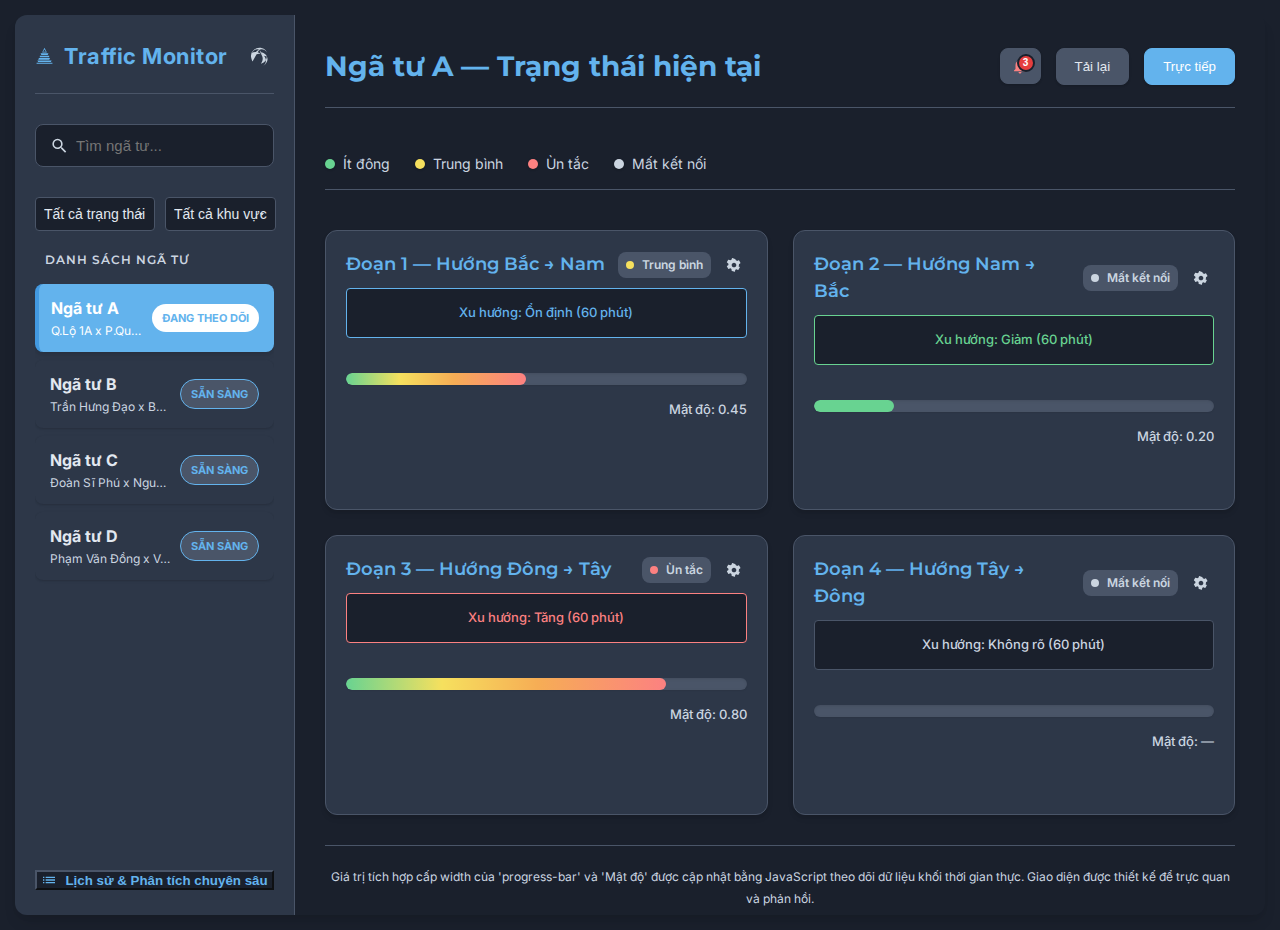
<file: index.html>
<!DOCTYPE html>
<html lang="vi">
<head>
    <meta charset="UTF-8">
    <meta name="viewport" content="width=device-width, initial-scale=1.0">
    <title>Traffic Monitor Pro - Bảng điều khiển lưu lượng giao thông</title>
    <link rel="stylesheet" href="styles.css">

    <link href="https://fonts.googleapis.com/css2?family=Inter:wght@400;500;600;700&family=Montserrat:wght@600;700&display=swap"
          rel="stylesheet">

    <style>
        /* Icons using SVG masks inline (Dùng tạm thay Font Awesome) */
        .icon {
            display: inline-block;
            width: 1.2em;
            height: 1.2em;
            background-color: currentColor;
            -webkit-mask-repeat: no-repeat;
            mask-repeat: no-repeat;
            -webkit-mask-position: 50% 50%;
            mask-position: 50% 50%;
            -webkit-mask-size: contain;
            mask-size: contain;
            vertical-align: middle;
        }

        /* Nút Cài đặt (Quick Action) */
        .icon-settings {
            -webkit-mask-image: url('data:image/svg+xml;utf8,<svg xmlns="http://www.w3.org/2000/svg" viewBox="0 0 24 24"><path fill="currentColor" d="M19.4 12.98c.04-.32.06-.65.06-1s-.02-.68-.06-1l2.12-1.64c.2-.15.25-.43.12-.66l-2-3.46c-.12-.22-.38-.31-.61-.22l-2.49 1c-.52-.38-1.09-.72-1.71-.97L14 3.46c-.05-.24-.27-.42-.5-.46l-4-1.39c-.23-.04-.46.1-.5.35L8.2 4.03c-.62.25-1.19.59-1.71.97l-2.49-1c-.23-.09-.48.0-.61.22l-2 3.46c-.12.23-.08.51.12.66l2.12 1.64c-.04.32-.06.65-.06 1s.02.68.06 1l-2.12 1.64c-.2.15-.25.43-.12.66l2 3.46c.12.22.38.31.61.22l2.49-1c.52.38 1.09.72 1.71.97l.31 2.51c.05.24.27.42.5.46l4 1.39c.23.04.46-.1.5-.35l.31-2.51c.62-.25 1.19-.59 1.71-.97l2.49 1c.23.09.48.0.61-.22l2-3.46c.12-.23.08-.51-.12-.66l-2.12-1.64zM12 15.5c-1.93 0-3.5-1.57-3.5-3.5s1.57-3.5 3.5-3.5 3.5 1.57 3.5 3.5-1.57 3.5-3.5 3.5z"/></svg>');
            mask-image: url('data:image/svg+xml;utf8,<svg xmlns="http://www.w3.org/2000/svg" viewBox="0 0 24 24"><path fill="currentColor" d="M19.4 12.98c.04-.32.06-.65.06-1s-.02-.68-.06-1l2.12-1.64c.2-.15.25-.43.12-.66l-2-3.46c-.12-.22-.38-.31-.61-.22l-2.49 1c-.52-.38-1.09-.72-1.71-.97L14 3.46c-.05-.24-.27-.42-.5-.46l-4-1.39c-.23-.04-.46.1-.5.35L8.2 4.03c-.62.25-1.19.59-1.71.97l-2.49-1c-.23-.09-.48.0-.61.22l-2 3.46c-.12.23-.08.51.12.66l2.12 1.64c-.04.32-.06.65-.06 1s.02.68.06 1l-2.12 1.64c-.2.15-.25.43-.12.66l2 3.46c.12.22.38.31.61.22l2.49-1c.52.38 1.09.72 1.71.97l.31 2.51c.05.24.27.42.5.46l4 1.39c.23.04.46-.1.5-.35l.31-2.51c.62-.25 1.19-.59 1.71-.97l2.49 1c.23.09.48.0.61-.22l2-3.46c.12-.23.08-.51-.12-.66l-2.12-1.64zM12 15.5c-1.93 0-3.5-1.57-3.5-3.5s1.57-3.5 3.5-3.5 3.5 1.57 3.5 3.5-1.57 3.5-3.5 3.5z"/></svg>');
        }

        /* Nút Chuông (Alert) */
        .icon-bell {
            -webkit-mask-image: url('data:image/svg+xml;utf8,<svg xmlns="http://www.w3.org/2000/svg" viewBox="0 0 24 24"><path fill="currentColor" d="M12 22c1.1 0 2-.9 2-2h-4c0 1.1.9 2 2 2zm6-6v-5c0-3.07-1.63-5.64-4.5-6.32V4c0-.83-.67-1.5-1.5-1.5s-1.5.67-1.5 1.5v.68C7.63 5.36 6 7.93 6 11v5l-2 2v1h16v-1l-2-2z"/></svg>');
            mask-image: url('data:image/svg+xml;utf8,<svg xmlns="http://www.w3.org/2000/svg" viewBox="0 0 24 24"><path fill="currentColor" d="M12 22c1.1 0 2-.9 2-2h-4c0 1.1.9 2 2 2zm6-6v-5c0-3.07-1.63-5.64-4.5-6.32V4c0-.83-.67-1.5-1.5-1.5s-1.5.67-1.5 1.5v.68C7.63 5.36 6 7.93 6 11v5l-2 2v1h16v-1l-2-2z"/></svg>');
        }

        /* Nút Chuyển chế độ (Moon) */
        .icon-moon {
            -webkit-mask-image: url('data:image/svg+xml;utf8,<svg xmlns="http://www.w3.org/2000/svg" viewBox="0 0 24 24"><path fill="currentColor" d="M12 3a9 9 0 009 9c0 4.39-3.08 8.05-7.23 8.88C15.42 18.78 16 16.5 16 14.5c0-4.47-4-8.09-8.94-8.09-1.91 0-3.7.53-5.26 1.44C3.95 3.73 7.6 1 12 1s8.43 2.73 9.77 6.47C20.37 5.17 17.5 3 14.5 3c-4.66 0-8.52 3.73-8.87 8.36C7.3 9.4 9.4 8.5 11.5 8.5c4.75 0 8.5 3.75 8.5 8.5 0 2.65-1.2 5.01-3.06 6.57C19.7 21.61 22 18.52 22 15.5c0-4.66-3.73-8.52-8.36-8.87C13.6 5.3 11.5 3 9.5 3c-4.47 0-8.09 4-8.09 8.94C1.91 14.7 2.44 16.5 3.35 18.06z"/></svg>');
            mask-image: url('data:image/svg+xml;utf8,<svg xmlns="http://www.w3.org/2000/svg" viewBox="0 0 24 24"><path fill="currentColor" d="M12 3a9 9 0 009 9c0 4.39-3.08 8.05-7.23 8.88C15.42 18.78 16 16.5 16 14.5c0-4.47-4-8.09-8.94-8.09-1.91 0-3.7.53-5.26 1.44C3.95 3.73 7.6 1 12 1s8.43 2.73 9.77 6.47C20.37 5.17 17.5 3 14.5 3c-4.66 0-8.52 3.73-8.87 8.36C7.3 9.4 9.4 8.5 11.5 8.5c4.75 0 8.5 3.75 8.5 8.5 0 2.65-1.2 5.01-3.06 6.57C19.7 21.61 22 18.52 22 15.5c0-4.66-3.73-8.52-8.36-8.87C13.6 5.3 11.5 3 9.5 3c-4.47 0-8.09 4-8.09 8.94C1.91 14.7 2.44 16.5 3.35 18.06z"/></svg>');
        }

        /* Traffic cone icon */
        .icon-traffic {
            -webkit-mask-image: url('data:image/svg+xml;utf8,<svg xmlns="http://www.w3.org/2000/svg" viewBox="0 0 24 24"><path fill="currentColor" d="M12 1L9 7h6zm0 2.2L13.8 6H10.2zM7 8h10l-1 2H8zm-.83 3h11.66L18 13H6zm-1.17 3h14l-1 2H4zM3 17h18l-1 2H4zM2 20h20v1H2z"/></svg>');
            mask-image: url('data:image/svg+xml;utf8,<svg xmlns="http://www.w3.org/2000/svg" viewBox="0 0 24 24"><path fill="currentColor" d="M12 1L9 7h6zm0 2.2L13.8 6H10.2zM7 8h10l-1 2H8zm-.83 3h11.66L18 13H6zm-1.17 3h14l-1 2H4zM3 17h18l-1 2H4zM2 20h20v1H2z"/></svg>');
        }
        /* Dashboard icon (similar to original "info" icon) */
        .icon-dashboard {
            -webkit-mask-image: url('data:image/svg+xml;utf8,<svg xmlns="http://www.w3.org/2000/svg" viewBox="0 0 24 24"><path fill="currentColor" d="M3 13h2v-2H3v2zm0 4h2v-2H3v2zm0-8h2V7H3v2zm4 4h14v-2H7v2zm0 4h14v-2H7v2zm0-8h14V7H7v2z"/></svg>');
            mask-image: url('data:image/svg+xml;utf8,<svg xmlns="http://www.w3.org/2000/svg" viewBox="0 0 24 24"><path fill="currentColor" d="M3 13h2v-2H3v2zm0 4h2v-2H3v2zm0-8h2V7H3v2zm4 4h14v-2H7v2zm0 4h14v-2H7v2zm0-8h14V7H7v2z"/></svg>');
        }
        /* Search icon */
        .icon-search {
            -webkit-mask-image: url('data:image/svg+xml;utf8,<svg xmlns="http://www.w3.org/2000/svg" viewBox="0 0 24 24"><path fill="currentColor" d="M15.5 14h-.79l-.28-.27A6.471 6.471 0 0016 9.5a6.5 6.5 0 10-6.5 6.5c1.61 0 3.09-.59 4.23-1.57l.27.28v.79l5 4.99L20.49 19l-4.99-5zm-6 0C7.01 14 5 11.99 5 9.5S7.01 5 9.5 5 14 7.01 14 9.5 11.99 14 9.5 14z"/></svg>');
            mask-image: url('data:image/svg+xml;utf8,<svg xmlns="http://www.w3.org/2000/svg" viewBox="0 0 24 24"><path fill="currentColor" d="M15.5 14h-.79l-.28-.27A6.471 6.471 0 0016 9.5a6.5 6.5 0 10-6.5 6.5c1.61 0 3.09-.59 4.23-1.57l.27.28v.79l5 4.99L20.49 19l-4.99-5zm-6 0C7.01 14 5 11.99 5 9.5S7.01 5 9.5 5 14 7.01 14 9.5 11.99 14 9.5 14z"/></svg>');
        }
    </style>
</head>
<body class="theme-dark">
<div class="app">
    <aside class="sidebar" role="navigation">
        <div class="sidebar-header">
            <span class="icon icon-traffic" style="color: var(--color-accent-blue);"></span>
            <span class="logo-text">Traffic Monitor</span>

            <button class="theme-toggle-btn" aria-label="Chuyển chế độ Sáng/Tối">
                <span class="icon icon-moon"></span>
            </button>
        </div>

        <div class="search-box">
            <span class="icon icon-search search-icon"></span>
            <input type="text" placeholder="Tìm ngã tư..." aria-label="Tìm kiếm ngã tư">
        </div>

        <div class="filter-controls">
            <select aria-label="Lọc theo trạng thái">
                <option value="all">Tất cả trạng thái</option>
                <option value="heavy">Ùn tắc</option>
                <option value="medium">Trung bình</option>
                <option value="low">Ít đông</option>
            </select>
            <select aria-label="Lọc theo khu vực">
                <option value="all">Tất cả khu vực</option>
                <option value="quan1">Quận 1</option>
                <option value="quan3">Quận 3</option>
            </select>
        </div>

        <h3 class="list-title">DANH SÁCH NGÃ TƯ</h3>
        <ul class="intersection-list">
            <li class="intersection-item active" data-status="tracking">
                <div class="intersection-info">
                    <span class="intersection-label">Ngã tư A</span>
                    <p class="intersection-details">Q.Lộ 1A x P.Quốc Dân</p>
                </div>
                <span class="status-button active">Đang theo dõi</span>
            </li>
            <li class="intersection-item" data-status="heavy">
                <div class="intersection-info">
                    <span class="intersection-label">Ngã tư B</span>
                    <p class="intersection-details">Trần Hưng Đạo x Bạch Đằng</p>
                </div>
                <span class="status-button ready">Sẵn sàng</span>
            </li>
            <li class="intersection-item" data-status="medium">
                <div class="intersection-info">
                    <span class="intersection-label">Ngã tư C</span>
                    <p class="intersection-details">Đoàn Sĩ Phú x Nguyễn Thái Học</p>
                </div>
                <span class="status-button ready">Sẵn sàng</span>
            </li>
            <li class="intersection-item" data-status="low">
                <div class="intersection-info">
                    <span class="intersection-label">Ngã tư D</span>
                    <p class="intersection-details">Phạm Văn Đồng x Võng Đức Thông</p>
                </div>
                <span class="status-button ready">Sẵn sàng</span>
            </li>
        </ul>

        <button class="report-btn action-btn">
            <span class="icon icon-dashboard"></span> Lịch sử & Phân tích chuyên sâu
        </button>
    </aside>

    <main class="main-content" role="main">
        <header class="main-header">
            <h1 class="page-title">Ngã tư A — Trạng thái hiện tại</h1>
            <div class="header-actions">
                <button class="alert-btn action-btn" aria-label="Xem cảnh báo">
                    <span class="icon icon-bell"></span>
                    <span class="alert-badge">3</span></button>
                <button class="action-btn" aria-label="Tải lại dữ liệu">Tải lại</button>
                <button class="action-btn primary" aria-label="Xem trực tiếp">Trực tiếp</button>
            </div>
        </header>

        <div class="traffic-filters">
            <span class="filter-item low-traffic"><span class="color-dot"></span> Ít đông</span>
            <span class="filter-item medium-traffic"><span class="color-dot"></span> Trung bình</span>
            <span class="filter-item heavy-traffic"><span class="color-dot"></span> Ùn tắc</span>
            <span class="filter-item no-connection"><span class="color-dot"></span> Mất kết nối</span>
        </div>

        <div class="dashboard-grid">
            <div class="segment-card">
                <div class="card-header">
                    <h2>Đoạn 1 — Hướng Bắc → Nam</h2>
                    <span class="status-tag medium-traffic"><span class="color-dot"></span> Trung bình</span>
                    <button class="quick-action-btn" aria-label="Tùy chọn nhanh">
                        <span class="icon icon-settings"></span>
                    </button>
                </div>

                <div class="trend-chart" data-trend="stable">
                    <p>Xu hướng: Ổn định (60 phút)</p>
                </div>

                <div class="progress-bar-container">
                    <div class="progress-bar gradient-full" style="width: 45%;"></div>
                </div>
                <p class="density-label">Mật độ: 0.45</p>
            </div>

            <div class="segment-card">
                <div class="card-header">
                    <h2>Đoạn 2 — Hướng Nam → Bắc</h2>
                    <span class="status-tag no-connection"><span class="color-dot"></span> Mất kết nối</span>
                    <button class="quick-action-btn" aria-label="Tùy chọn nhanh">
                        <span class="icon icon-settings"></span>
                    </button>
                </div>

                <div class="trend-chart" data-trend="down">
                    <p>Xu hướng: Giảm (60 phút)</p>
                </div>

                <div class="progress-bar-container">
                    <div class="progress-bar" style="width: 20%; background-color: var(--color-traffic-low);"></div>
                </div>
                <p class="density-label">Mật độ: 0.20</p>
            </div>

            <div class="segment-card">
                <div class="card-header">
                    <h2>Đoạn 3 — Hướng Đông → Tây</h2>
                    <span class="status-tag heavy-traffic"><span class="color-dot"></span> Ùn tắc</span>
                    <button class="quick-action-btn" aria-label="Tùy chọn nhanh">
                        <span class="icon icon-settings"></span>
                    </button>
                </div>

                <div class="trend-chart" data-trend="up">
                    <p>Xu hướng: Tăng (60 phút)</p>
                </div>

                <div class="progress-bar-container">
                    <div class="progress-bar gradient-full" style="width: 80%;"></div>
                </div>
                <p class="density-label">Mật độ: 0.80</p>
            </div>

            <div class="segment-card">
                <div class="card-header">
                    <h2>Đoạn 4 — Hướng Tây → Đông</h2>
                    <span class="status-tag no-connection"><span class="color-dot"></span> Mất kết nối</span>
                    <button class="quick-action-btn" aria-label="Tùy chọn nhanh">
                        <span class="icon icon-settings"></span>
                    </button>
                </div>

                <div class="trend-chart" data-trend="unknown">
                    <p>Xu hướng: Không rõ (60 phút)</p>
                </div>

                <div class="progress-bar-container">
                    <div class="progress-bar" style="width: 0%; background-color: var(--color-text-secondary);"></div>
                </div>
                <p class="density-label">Mật độ: —</p>
            </div>
        </div>

        <p class="hint-text">Giá trị tích hợp cấp width của 'progress-bar' và 'Mật độ' được cập nhật bằng JavaScript
            theo dõi dữ liệu khối thời gian thực. Giao diện được thiết kế để trực quan và phản hồi.</p>
    </main>
</div>
</body>
</html>
</file>
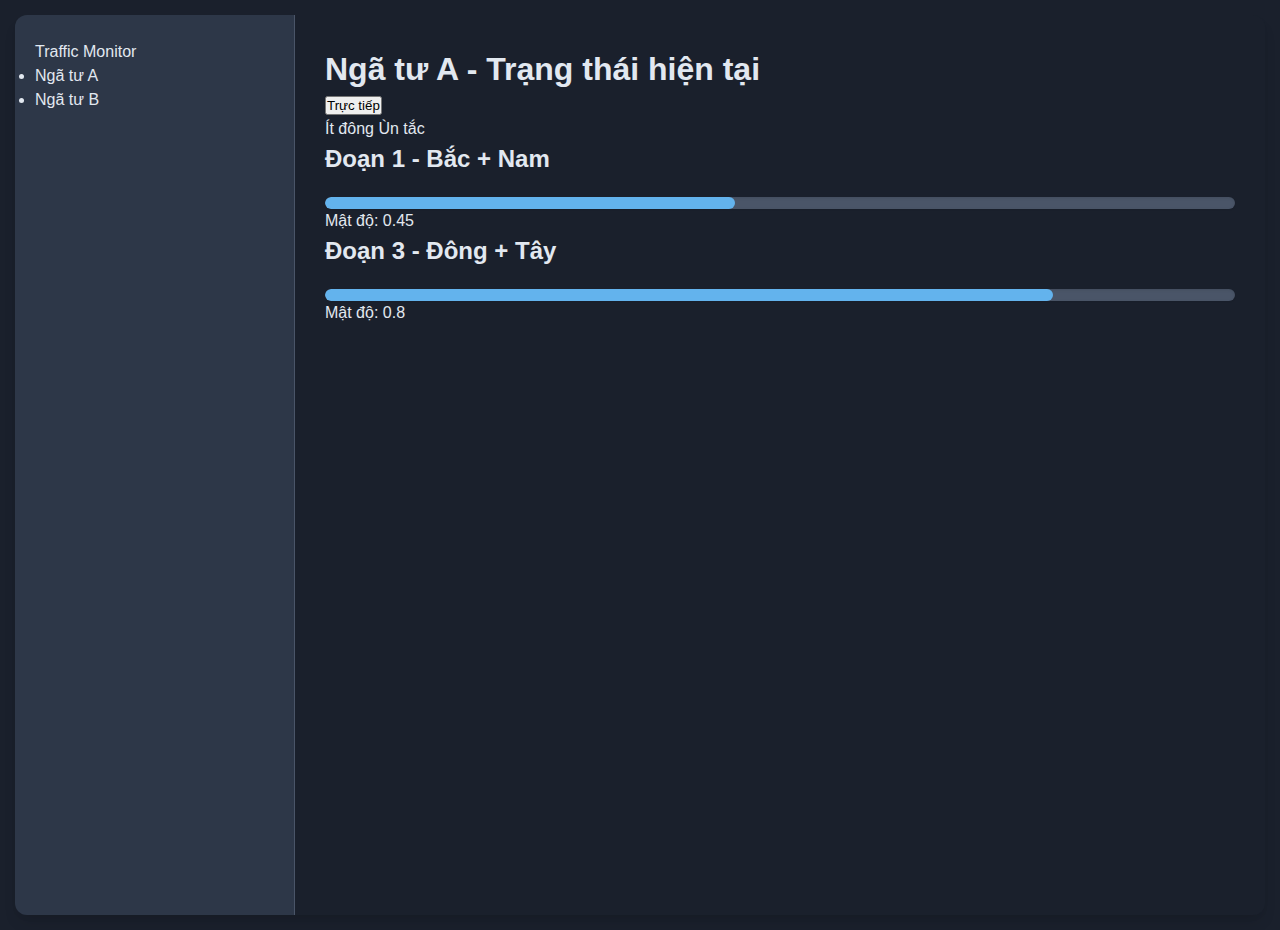
<file: fe/index.html>
<!DOCTYPE html>
<html lang="vi">
<head>
    <meta charset="UTF-8">
    <meta name="viewport" content="width=device-width, initial-scale=1.0">
    <title>Traffic Monitor Minimal</title>
    <link rel="stylesheet" href="styles.css">
    <link href="https://fonts.googleapis.com/css2?family=Roboto:wght@300&display=swap" rel="stylesheet">
</head>
<body>
    <div class="app">
        <aside class="sidebar">
            <div class="logo">Traffic Monitor</div>
            <ul class="list">
                <li class="active">Ngã tư A</li>
                <li>Ngã tư B</li>
            </ul>
        </aside>

        <main class="main-content">
            <header class="header">
                <h1>Ngã tư A - Trạng thái hiện tại</h1>
                <button class="btn primary">Trực tiếp</button>
            </header>
            <div class="legend">
                <span class="low">Ít đông</span>
                <span class="heavy">Ùn tắc</span>
            </div>
            <div class="grid">
                <div class="card">
                    <h2>Đoạn 1 - Bắc + Nam</h2>
                    <div class="progress-bar-container">
                        <div class="progress-bar low" style="width: 45%"></div>
                    </div>
                    <p class="density">Mật độ: 0.45</p>
                </div>
                <div class="card">
                    <h2>Đoạn 3 - Đông + Tây</h2>
                    <div class="progress-bar-container">
                        <div class="progress-bar heavy" style="width: 80%"></div>
                    </div>
                    <p class="density">Mật độ: 0.8</p>
                </div>
            </div>
        </main>
    </div>
</body>
</html>
</file>
<file: styles.css>
/* ==================================================================== */
/* 1. CSS VARIABLES (Biến CSS) - DARK MODE (Mặc định) */
/* ==================================================================== */
:root {
    /* DARK THEME */
    --color-bg-primary: #1A202C;
    --color-bg-secondary: #2D3748;
    --color-bg-tertiary: #4A5568;
    --color-border: #4A5568;
    --color-text-primary: #E2E8F0;
    --color-text-secondary: #CBD5E0;
    --color-accent-blue: #63B3ED;
    --color-accent-blue-dark: #4299E1;
    --color-success: #48BB78;
    --color-traffic-low: #68D391;
    --color-traffic-medium: #F6E05E;
    --color-traffic-warning: #F6AD55;
    --color-traffic-heavy: #FC8181;
    --color-alert-badge: #E53E3E; /* Red for Alert Badge */
    --shadow-sm: rgba(0, 0, 0, 0.1) 0px 1px 3px 0px, rgba(0, 0, 0, 0.06) 0px 1px 2px 0px;
    --shadow-md: rgba(0, 0, 0, 0.1) 0px 4px 6px -1px, rgba(0, 0, 0, 0.06) 0px 2px 4px -1px;
    --shadow-lg: rgba(0, 0, 0, 0.1) 0px 10px 15px -3px, rgba(0, 0, 0, 0.05) 0px 4px 6px -2px;
    --radius-sm: 0.25rem;
    --radius-md: 0.5rem;
    --radius-lg: 0.75rem;
    --transition-fast: all 0.2s ease-in-out;
}

/* ==================================================================== */
/* LIGHT MODE THEME (Được kích hoạt khi body có class .theme-light) */
/* ==================================================================== */
.theme-light {
    --color-bg-primary: #F7FAFC;
    --color-bg-secondary: #FFFFFF;
    --color-bg-tertiary: #E2E8F0;
    --color-border: #CBD5E0;
    --color-text-primary: #2D3748;
    --color-text-secondary: #718096;
    --shadow-sm: rgba(0, 0, 0, 0.05) 0px 1px 3px 0px, rgba(0, 0, 0, 0.02) 0px 1px 2px 0px;
    --shadow-md: rgba(0, 0, 0, 0.1) 0px 4px 6px -1px, rgba(0, 0, 0, 0.05) 0px 2px 4px -1px;
    --shadow-lg: rgba(0, 0, 0, 0.1) 0px 10px 15px -3px, rgba(0, 0, 0, 0.05) 0px 4px 6px -2px;
}
.theme-light .logo-text { color: var(--color-accent-blue); }
.theme-light .icon-moon {
    -webkit-mask-image: url('data:image/svg+xml;utf8,<svg xmlns="http://www.w3.org/2000/svg" viewBox="0 0 24 24"><path fill="currentColor" d="M12 2C6.48 2 2 6.48 2 12s4.48 10 10 10 10-4.48 10-10S17.52 2 12 2zm0 18c-4.41 0-8-3.59-8-8s3.59-8 8-8 8 3.59 8 8-3.59 8-8 8z"/></svg>');
    mask-image: url('data:image/svg+xml;utf8,<svg xmlns="http://www.w3.org/2000/svg" viewBox="0 0 24 24"><path fill="currentColor" d="M12 2C6.48 2 2 6.48 2 12s4.48 10 10 10 10-4.48 10-10S17.52 2 12 2zm0 18c-4.41 0-8-3.59-8-8s3.59-8 8-8 8 3.59 8 8-3.59 8-8 8z"/></svg>');
    background-color: var(--color-accent-blue); /* Sun icon */
}


/* ==================================================================== */
/* 2. General Reset and Base Styles */
/* ==================================================================== */
* {
    box-sizing: border-box;
    margin: 0;
    padding: 0;
}

body {
    font-family: 'Inter', sans-serif;
    background-color: var(--color-bg-primary);
    color: var(--color-text-primary);
    font-size: 16px;
    line-height: 1.5;
    transition: background-color 0.3s, color 0.3s; /* Transition cho theme change */
}

h1, h2, h3 {
    font-family: 'Montserrat', sans-serif; /* Secondary font for headings */
    color: var(--color-text-primary);
}

/* App Layout */
.app {
    display: flex;
    height: 100vh;
    overflow: hidden;
    border-radius: var(--radius-lg); /* Rounded corners for the entire app */
    box-shadow: var(--shadow-lg); /* Global shadow for depth */
    margin: 15px; /* Margin from viewport edges */
}

/* ==================================================================== */
/* 3. Sidebar Styles */
/* ==================================================================== */
.sidebar {
    width: 280px;
    background-color: var(--color-bg-secondary);
    padding: 25px 20px; /* More padding */
    border-right: 1px solid var(--color-border);
    flex-shrink: 0;
    display: flex;
    flex-direction: column;
}

.sidebar-header {
    position: relative;
    display: flex;
    align-items: center;
    margin-bottom: 30px; /* More space */
    border-bottom: 1px solid var(--color-border);
    padding-bottom: 20px;
}

/* Nút chuyển đổi Theme */
.theme-toggle-btn {
    position: absolute;
    right: 0;
    background: none;
    border: none;
    cursor: pointer;
    color: var(--color-text-secondary);
    padding: 5px;
    border-radius: var(--radius-md);
    transition: var(--transition-fast);
}
.theme-toggle-btn:hover {
    background-color: var(--color-bg-tertiary);
    color: var(--color-accent-blue);
}
.theme-toggle-btn .icon {
    width: 1.4em;
    height: 1.4em;
    background-color: currentColor;
}


.intersection-info {
    flex-grow: 1;
    margin-right: 10px;
    min-width: 0;
}

.logo-text {
    font-size: 22px; /* Larger logo text */
    font-weight: 700;
    margin-left: 10px;
    color: var(--color-accent-blue);
    letter-spacing: 0.5px;
}

.search-box {
    margin-bottom: 30px;
    position: relative;
}

.search-box input {
    width: 100%;
    padding: 12px 15px; /* More padding */
    padding-left: 40px; /* Space for icon */
    background-color: var(--color-bg-primary);
    border: 1px solid var(--color-border);
    border-radius: var(--radius-md); /* Rounded search input */
    color: var(--color-text-primary);
    font-size: 15px;
    outline: none;
    transition: var(--transition-fast);
}

.search-box input:focus {
    border-color: var(--color-accent-blue);
    box-shadow: var(--shadow-sm);
}

/* Search icon positioning */
.search-icon {
    position: absolute;
    left: 15px;
    top: 50%;
    transform: translateY(-50%);
    color: var(--color-text-secondary);
}

.list-title {
    font-size: 12px;
    font-weight: 600; /* Bolder */
    color: var(--color-text-secondary);
    text-transform: uppercase;
    margin-bottom: 15px;
    letter-spacing: 1px;
    padding-left: 10px;
}

.intersection-list {
    list-style: none;
    padding: 0;
    flex-grow: 1; /* Allow list to grow */
    overflow-y: auto; /* Scrollable if many items */
}

.intersection-item {
    display: flex;
    justify-content: space-between;
    align-items: center;
    padding: 12px 15px; /* More padding */
    margin-bottom: 8px; /* More margin */
    border-radius: var(--radius-md); /* Rounded corners */
    cursor: pointer;
    transition: var(--transition-fast);
    box-shadow: var(--shadow-sm); /* Subtle shadow for items */
}

.intersection-info {
    flex-grow: 1; /* Cho phép nó mở rộng tối đa */
    margin-right: 10px; /* Thêm khoảng cách với nút SẴN SÀNG */
    min-width: 0; /* Cho phép nội dung bên trong bị thu hẹp/cắt */
}

.intersection-item:hover {
    background-color: var(--color-bg-tertiary);
    transform: translateY(-2px); /* Lift effect on hover */
    box-shadow: var(--shadow-md);
}

.intersection-item.active {
    background-color: var(--color-accent-blue); /* Blue background for active */
    color: #fff; /* White text for active */
    border-left: 4px solid var(--color-accent-blue-dark); /* Darker blue border */
    padding-left: 12px; /* Adjust padding due to border */
    box-shadow: var(--shadow-md);
}
.intersection-item.active .intersection-label,
.intersection-item.active .intersection-details {
    color: #fff; /* Ensure text is white */
}
.intersection-item.active .status-button.active {
    background-color: #fff;
    color: var(--color-accent-blue); /* Blue text on white button */
}
.intersection-item.active .status-button.ready {
    background-color: #fff;
    color: var(--color-accent-blue-dark);
    border-color: var(--color-accent-blue-dark);
}


.intersection-label {
    font-weight: 700; /* Bolder label */
    font-size: 16px;
    display: block;
    margin-bottom: 2px;
}

.intersection-details {
    white-space: nowrap;
    overflow: hidden;
    text-overflow: ellipsis;
    font-size: 12px;
    color: var(--color-text-secondary);
}

/* Cải tiến: Bộ lọc cho danh sách ngã tư */
.filter-controls {
    display: flex;
    gap: 10px;
    margin-bottom: 20px;
}

.filter-controls select {
    flex-grow: 1;
    padding: 8px;
    background-color: var(--color-bg-primary);
    border: 1px solid var(--color-border);
    border-radius: var(--radius-sm);
    color: var(--color-text-primary);
    font-size: 14px;
    appearance: none; /* Ẩn mũi tên mặc định */
    background-image: url('data:image/svg+xml;utf8,<svg xmlns="http://www.w3.org/2000/svg" viewBox="0 0 24 24" fill="%23FFFFFF"><path d="M7 10l5 5 5-5z"/></svg>');
    background-repeat: no-repeat;
    background-position: right 8px center;
    background-size: 10px;
    cursor: pointer;
}
.theme-light .filter-controls select {
    background-image: url('data:image/svg+xml;utf8,<svg xmlns="http://www.w3.org/2000/svg" viewBox="0 0 24 24" fill="%23000000"><path d="M7 10l5 5 5-5z"/></svg>');
}

/* Nút Báo cáo / Phân tích (dưới cùng sidebar) */
.report-btn {
    width: 100%;
    margin-top: auto;
    display: flex;
    align-items: center;
    justify-content: center;
    gap: 8px;
    font-weight: 600;
    background-color: var(--color-bg-primary) !important;
    border-color: var(--color-border) !important;
    color: var(--color-accent-blue) !important;
}
.report-btn:hover {
    background-color: var(--color-bg-tertiary) !important;
}

/* Status Buttons (Sidebar) */
.status-button {
    font-size: 11px; /* Slightly larger */
    font-weight: 700;
    padding: 6px 10px; /* More padding */
    border-radius: 16px; /* More rounded pill shape */
    text-transform: uppercase;
    flex-shrink: 0;
    transition: var(--transition-fast);
}

.status-button.active {
    background-color: var(--color-success);
    color: #fff;
}

.status-button.ready {
    background-color: var(--color-bg-tertiary);
    color: var(--color-accent-blue);
    border: 1px solid var(--color-accent-blue);
}

/* ==================================================================== */
/* 4. Main Content Styles */
/* ==================================================================== */
.main-content {
    flex-grow: 1;
    padding: 30px; /* More padding */
    overflow-y: auto;
    background-color: var(--color-bg-primary); /* Ensure consistency */
}

/* Header/Title Bar */
.main-header {
    display: flex;
    justify-content: space-between;
    align-items: center;
    margin-bottom: 30px;
    padding-bottom: 20px;
    border-bottom: 1px solid var(--color-border);
}

.header-actions {
    display: flex;
    align-items: center;
}

/* Nút Cảnh báo */
.alert-btn {
    position: relative;
    padding: 8px 10px !important;
    margin-left: 0 !important;
    color: var(--color-traffic-heavy) !important; /* Màu đỏ nổi bật */
}
.alert-btn .icon {
    width: 1.4em;
    height: 1.4em;
    background-color: currentColor;
}
.alert-btn:hover {
    background-color: var(--color-border);
}

/* Vòng tròn thông báo */
.alert-badge {
    position: absolute;
    top: 5px;
    right: 5px;
    width: 18px;
    height: 18px;
    background-color: var(--color-alert-badge);
    color: white;
    font-size: 10px;
    font-weight: 700;
    border-radius: 50%;
    display: flex;
    justify-content: center;
    align-items: center;
    border: 2px solid var(--color-bg-primary); /* Viền để nổi bật trên nền */
}
.theme-light .alert-badge {
    border: 2px solid var(--color-bg-secondary);
}


/* ==================================================================== */
/* 5. Dashboard Grid & Cards */
/* ==================================================================== */
.card-header {
    position: relative; /* Cần thiết cho nút hành động nhanh */
    display: flex;
    /* Cải tiến: Dùng flex-basis để quản lý 3 phần: Title, Tag, Button */
    gap: 10px;
    align-items: center;
}

.segment-card h2 {
    flex-grow: 1; /* Cho phép tiêu đề chiếm phần lớn không gian */
    margin-right: auto; /* Đẩy các element khác sang phải */
    font-size: 18px;
    font-weight: 600;
    color: var(--color-accent-blue);
}

.status-tag {
    /* ... (giữ nguyên styles) */
    flex-shrink: 0;
}

/* Nút Hành động Nhanh (Quick Action Button) */
.quick-action-btn {
    background: none;
    border: none;
    cursor: pointer;
    color: var(--color-text-secondary);
    padding: 5px;
    border-radius: var(--radius-sm);
    transition: var(--transition-fast);
    flex-shrink: 0;
}
.quick-action-btn:hover {
    background-color: var(--color-bg-tertiary);
    color: var(--color-accent-blue);
}
.quick-action-btn .icon {
    width: 1.2em;
    height: 1.2em;
    background-color: currentColor;
}

.page-title {
    font-size: 28px; /* Larger title */
    font-weight: 700;
    color: var(--color-accent-blue);
}

.header-actions .action-btn {
    padding: 10px 18px; /* More padding */
    border: 1px solid var(--color-border);
    border-radius: var(--radius-md);
    background-color: var(--color-bg-tertiary);
    color: var(--color-text-primary);
    cursor: pointer;
    margin-left: 15px; /* More space */
    transition: var(--transition-fast);
    box-shadow: var(--shadow-sm);
}

.header-actions .action-btn:hover {
    background-color: var(--color-border);
    box-shadow: var(--shadow-md);
    transform: translateY(-1px);
}

.header-actions .action-btn.primary {
    background-color: var(--color-accent-blue);
    border-color: var(--color-accent-blue);
    color: #fff;
}

.header-actions .action-btn.primary:hover {
    background-color: var(--color-accent-blue-dark);
    border-color: var(--color-accent-blue-dark);
}

/* Traffic Filters/Legend */
.traffic-filters {
    display: flex;
    gap: 25px; /* More space */
    margin-bottom: 40px; /* More margin */
    padding: 15px 0; /* More padding */
    border-bottom: 1px solid var(--color-border);
    flex-wrap: wrap; /* Allow wrapping on smaller screens */
}

.filter-item {
    display: flex;
    align-items: center;
    font-size: 14px; /* Slightly larger */
    color: var(--color-text-secondary);
}

.color-dot {
    display: inline-block;
    width: 10px; /* Larger dot */
    height: 10px; /* Larger dot */
    border-radius: 50%;
    margin-right: 8px; /* More space */
    box-shadow: var(--shadow-sm); /* Shadow on dot */
}

.low-traffic .color-dot { background-color: var(--color-traffic-low); }
.medium-traffic .color-dot { background-color: var(--color-traffic-medium); }
.heavy-traffic .color-dot { background-color: var(--color-traffic-heavy); }
.no-connection .color-dot { background-color: var(--color-text-secondary); }

/* ==================================================================== */
/* 5. Dashboard Grid & Cards */
/* ==================================================================== */
/* Tối ưu hóa lại để đảm bảo bố cục 2x2 trên màn hình lớn */
.dashboard-grid {
    display: grid;
    /* Đảm bảo 2 cột bằng nhau */
    grid-template-columns: 1fr 1fr;
    gap: 25px;
    margin-bottom: 30px;
}

/* Thêm Media Query để đảm bảo chuyển về 1 cột trên điện thoại */
@media (max-width: 768px) {
    .dashboard-grid {
        grid-template-columns: 1fr; /* 1 cột trên màn hình nhỏ */
    }
}

.segment-card {
    background-color: var(--color-bg-secondary);
    border: 1px solid var(--color-border);
    border-radius: var(--radius-lg); /* More rounded cards */
    padding: 20px; /* More padding */
    height: 280px; /* Taller cards */
    display: flex;
    flex-direction: column;
    box-shadow: var(--shadow-md); /* Card shadow */
    transition: var(--transition-fast);
}

.segment-card:hover {
    transform: translateY(-3px); /* Lift effect on hover */
    box-shadow: var(--shadow-lg);
}

.card-header {
    display: flex;
    justify-content: space-between;
    align-items: center;
    margin-bottom: 10px; /* More space */
}

/* Vùng chứa biểu đồ xu hướng (Sparkline) */
.trend-chart {
    height: 50px; /* Chiều cao cố định cho biểu đồ */
    padding: 5px 0;
    margin-bottom: 15px;
    border-radius: var(--radius-sm);
    background-color: var(--color-bg-primary); /* Nền tối hơn một chút */
    display: flex;
    justify-content: center; /* Tạm thời căn giữa text */
    align-items: center;
    font-size: 13px;
    font-weight: 500;
    color: var(--color-text-secondary);
    border: 1px solid var(--color-border);
    position: relative;
    overflow: hidden; /* Quan trọng để chứa biểu đồ SVG/Canvas */
}

/* Thêm các hiệu ứng trực quan cho Trend Chart (dùng trong JS để chỉ thị xu hướng) */
.trend-chart[data-trend="up"] {
    border-color: var(--color-traffic-heavy);
}
.trend-chart[data-trend="down"] {
    border-color: var(--color-traffic-low);
}
.trend-chart[data-trend="stable"] {
    border-color: var(--color-accent-blue);
}

.trend-chart p {
    margin: 0;
    padding: 0;
    /* Tùy chỉnh màu chữ dựa trên xu hướng */
}
.trend-chart[data-trend="up"] p { color: var(--color-traffic-heavy); }
.trend-chart[data-trend="down"] p { color: var(--color-traffic-low); }
.trend-chart[data-trend="stable"] p { color: var(--color-accent-blue); }

.segment-card h2 {
    font-size: 18px; /* Larger heading */
    font-weight: 600;
    color: var(--color-accent-blue); /* Blue for card headings */
}

.status-tag {
    font-size: 12px; /* Slightly larger */
    font-weight: 600; /* Bolder */
    color: var(--color-text-secondary);
    display: flex;
    align-items: center;
    padding: 4px 8px;
    border-radius: var(--radius-md);
    background-color: var(--color-bg-tertiary);
}
.status-tag .color-dot {
    width: 8px;
    height: 8px;
    box-shadow: none; /* No shadow on tiny dots */
}

/* Progress Bar Styles */
.progress-bar-container {
    height: 12px; /* Taller progress bar */
    background-color: var(--color-bg-tertiary);
    border-radius: 6px; /* More rounded */
    overflow: hidden;
    margin-top: 20px; /* Push to the bottom */
    box-shadow: inset var(--shadow-sm); /* Inner shadow for depth */
}

.progress-bar {
    height: 100%;
    border-radius: 6px;
    background-color: var(--color-accent-blue); /* Default fallback / Blue for low density */
    transition: width 0.6s ease-out, background-color 0.6s ease-out; /* Smoother animation */
}

/* Gradient for progress bars based on traffic */
.progress-bar.gradient-full {
    background: linear-gradient(90deg,
    var(--color-traffic-low) 0%,
    var(--color-traffic-medium) 30%,
    var(--color-traffic-warning) 60%,
    var(--color-traffic-heavy) 100%
    );
}
.progress-bar.low-gradient {
    background: linear-gradient(90deg, var(--color-traffic-low) 0%, var(--color-traffic-medium) 100%);
}
.progress-bar.medium-gradient {
    background: linear-gradient(90deg, var(--color-traffic-medium) 0%, var(--color-traffic-warning) 100%);
}
.progress-bar.heavy-gradient {
    background: linear-gradient(90deg, var(--color-traffic-warning) 0%, var(--color-traffic-heavy) 100%);
}


.density-label {
    font-size: 13px; /* Slightly larger */
    color: var(--color-text-secondary);
    margin-top: 15px; /* More space */
    text-align: right;
    font-weight: 500;
}

/* Footer Hint */
.hint-text {
    font-size: 12px; /* Slightly larger */
    color: var(--color-text-secondary);
    text-align: center;
    margin-top: 30px; /* More space */
    padding-top: 20px;
    border-top: 1px solid var(--color-border);
    line-height: 1.8;
}

/* ==================================================================== */
/* 6. Icon Styles (using SVG masks inline) */
/* ==================================================================== */
/* Placeholder for icons - ideally use Font Awesome or SVG sprite */
.icon {
    display: inline-block;
    width: 1.2em; /* Slightly larger icons */
    height: 1.2em;
    background-color: currentColor; /* Inherit color from parent */
    -webkit-mask-repeat: no-repeat;
    mask-repeat: no-repeat;
    -webkit-mask-position: 50% 50%;
    mask-position: 50% 50%;
    -webkit-mask-size: contain; /* Ensure icon fits */
    mask-size: contain;
    vertical-align: middle;
}

.icon-traffic {
    -webkit-mask-image: url('data:image/svg+xml;utf8,<svg xmlns="http://www.w3.org/2000/svg" viewBox="0 0 24 24"><path fill="currentColor" d="M12 2C6.48 2 2 6.48 2 12s4.48 10 10 10 10-4.48 10-10S17.52 2 12 2zm1 15h-2v-6h2v6zm0-8h-2V7h2v2z"/></svg>');
    mask-image: url('data:image/svg+xml;utf8,<svg xmlns="http://www.w3.org/2000/svg" viewBox="0 0 24 24"><path fill="currentColor" d="M12 2C6.48 2 2 6.48 2 12s4.48 10 10 10 10-4.48 10-10S17.52 2 12 2zm1 15h-2v-6h2v6zm0-8h-2V7h2v2z"/></svg>');
}
/* This icon is for home/dashboard, matching the visual */
.icon-dashboard {
    -webkit-mask-image: url('data:image/svg+xml;utf8,<svg xmlns="http://www.w3.org/2000/svg" viewBox="0 0 24 24"><path fill="currentColor" d="M3 13h2v-2H3v2zm0 4h2v-2H3v2zm0-8h2V7H3v2zm4 4h14v-2H7v2zm0 4h14v-2H7v2zm0-8h14V7H7v2z"/></svg>');
    mask-image: url('data:image/svg+xml;utf8,<svg xmlns="http://www.w3.org/2000/svg" viewBox="0 0 24 24"><path fill="currentColor" d="M3 13h2v-2H3v2zm0 4h2v-2H3v2zm0-8h2V7H3v2zm4 4h14v-2H7v2zm0 4h14v-2H7v2zm0-8h14V7H7v2z"/></svg>');
}
.icon-search {
    -webkit-mask-image: url('data:image/svg+xml;utf8,<svg xmlns="http://www.w3.org/2000/svg" viewBox="0 0 24 24"><path fill="currentColor" d="M15.5 14h-.79l-.28-.27A6.471 6.471 0 0016 9.5a6.5 6.5 0 10-6.5 6.5c1.61 0 3.09-.59 4.23-1.57l.27.28v.79l5 4.99L20.49 19l-4.99-5zm-6 0C7.01 14 5 11.99 5 9.5S7.01 5 9.5 5 14 7.01 14 9.5 11.99 14 9.5 14z"/></svg>');
    mask-image: url('data:image/svg+xml;utf8,<svg xmlns="http://www.w3.org/2000/svg" viewBox="0 0 24 24"><path fill="currentColor" d="M15.5 14h-.79l-.28-.27A6.471 6.471 0 0016 9.5a6.5 6.5 0 10-6.5 6.5c1.61 0 3.09-.59 4.23-1.57l.27.28v.79l5 4.99L20.49 19l-4.99-5zm-6 0C7.01 14 5 11.99 5 9.5S7.01 5 9.5 5 14 7.01 14 9.5 11.99 14 9.5 14z"/></svg>');
}

/* ==================================================================== */
/* 7. Responsive Design (Cải tiến) */
/* ==================================================================== */
@media (max-width: 1024px) {
    .app {
        margin: 10px;
    }
    .sidebar {
        width: 250px;
        padding: 20px 15px;
    }
    .main-content {
        padding: 25px;
    }
    .page-title {
        font-size: 24px;
    }
    .dashboard-grid {
        grid-template-columns: repeat(auto-fit, minmax(280px, 1fr));
    }
}

@media (max-width: 768px) {
    .app {
        flex-direction: column;
        height: auto;
        min-height: 100vh;
        margin: 0;
        border-radius: 0;
    }
    .sidebar {
        width: 100%;
        border-right: none;
        border-bottom: 1px solid var(--color-border);
        padding-bottom: 15px;
    }
    .sidebar-header {
        justify-content: center; /* Center logo on mobile */
    }
    .main-header {
        flex-direction: column;
        align-items: flex-start;
    }
    .page-title {
        margin-bottom: 15px;
        font-size: 22px;
    }
    .header-actions {
        width: 100%;
        display: flex;
        justify-content: space-around;
    }
    .header-actions .action-btn {
        margin-left: 0;
        flex-grow: 1;
        text-align: center;
    }
    .header-actions .action-btn:not(:last-child) {
        margin-right: 10px;
    }
    .traffic-filters {
        flex-direction: column;
        gap: 10px;
    }
    .dashboard-grid {
        grid-template-columns: 1fr;
    }
    .segment-card {
        height: auto; /* Allow cards to grow */
    }
}
</file>
<file: fe/styles.css>
:root {
    /* DARK THEME */
    --color-bg-primary: #1A202C;
    --color-bg-secondary: #2D3748;
    --color-bg-tertiary: #4A5568;
    --color-border: #4A5568;
    --color-text-primary: #E2E8F0;
    --color-text-secondary: #CBD5E0;
    --color-accent-blue: #63B3ED;
    --color-accent-blue-dark: #4299E1;
    --color-success: #48BB78;
    --color-traffic-low: #68D391;
    --color-traffic-medium: #F6E05E;
    --color-traffic-warning: #F6AD55;
    --color-traffic-heavy: #FC8181;
    --color-alert-badge: #E53E3E;
    --shadow-sm: rgba(0, 0, 0, 0.1) 0px 1px 3px 0px, rgba(0, 0, 0, 0.06) 0px 1px 2px 0px;
    --shadow-md: rgba(0, 0, 0, 0.1) 0px 4px 6px -1px, rgba(0, 0, 0, 0.06) 0px 2px 4px -1px;
    --shadow-lg: rgba(0, 0, 0, 0.1) 0px 10px 15px -3px, rgba(0, 0, 0, 0.05) 0px 4px 6px -2px;
    --radius-sm: 0.25rem;
    --radius-md: 0.5rem;
    --radius-lg: 0.75rem;
    --transition-fast: all 0.2s ease-in-out;
}

.theme-light {
    --color-bg-primary: #F7FAFC;
    --color-bg-secondary: #FFFFFF;
    --color-bg-tertiary: #E2E8F0;
    --color-border: #CBD5E0;
    --color-text-primary: #2D3748;
    --color-text-secondary: #718096;
    --shadow-sm: rgba(0, 0, 0, 0.05) 0px 1px 3px 0px, rgba(0, 0, 0, 0.02) 0px 1px 2px 0px;
    --shadow-md: rgba(0, 0, 0, 0.1) 0px 4px 6px -1px, rgba(0, 0, 0, 0.05) 0px 2px 4px -1px;
    --shadow-lg: rgba(0, 0, 0, 0.1) 0px 10px 15px -3px, rgba(0, 0, 0, 0.05) 0px 4px 6px -2px;
}
.theme-light .logo-text { color: var(--color-accent-blue); }
.theme-light .icon-moon {
    -webkit-mask-image: url('data:image/svg+xml;utf8,<svg xmlns="http://www.w3.org/2000/svg" viewBox="0 0 24 24"><path fill="currentColor" d="M12 2C6.48 2 2 6.48 2 12s4.48 10 10 10 10-4.48 10-10S17.52 2 12 2zm0 18c-4.41 0-8-3.59-8-8s3.59-8 8-8 8 3.59 8 8-3.59 8-8 8z"/></svg>');
    mask-image: url('data:image/svg+xml;utf8,<svg xmlns="http://www.w3.org/2000/svg" viewBox="0 0 24 24"><path fill="currentColor" d="M12 2C6.48 2 2 6.48 2 12s4.48 10 10 10 10-4.48 10-10S17.52 2 12 2zm0 18c-4.41 0-8-3.59-8-8s3.59-8 8-8 8 3.59 8 8-3.59 8-8 8z"/></svg>');
    background-color: var(--color-accent-blue);
}

* {
    box-sizing: border-box;
    margin: 0;
    padding: 0;
}

body {
    font-family: 'Inter', sans-serif;
    background-color: var(--color-bg-primary);
    color: var(--color-text-primary);
    font-size: 16px;
    line-height: 1.5;
    transition: background-color 0.3s, color 0.3s;
}

h1, h2, h3 {
    font-family: 'Montserrat', sans-serif;
    color: var(--color-text-primary);
}

.app {
    display: flex;
    height: 100vh;
    overflow: hidden;
    border-radius: var(--radius-lg);
    box-shadow: var(--shadow-lg);
    margin: 15px;
}

.sidebar {
    width: 280px;
    background-color: var(--color-bg-secondary);
    padding: 25px 20px; /* More padding */
    border-right: 1px solid var(--color-border);
    flex-shrink: 0;
    display: flex;
    flex-direction: column;
}

.sidebar-header {
    position: relative;
    display: flex;
    align-items: center;
    margin-bottom: 30px; /* More space */
    border-bottom: 1px solid var(--color-border);
    padding-bottom: 20px;
}

.theme-toggle-btn {
    position: absolute;
    right: 0;
    background: none;
    border: none;
    cursor: pointer;
    color: var(--color-text-secondary);
    padding: 5px;
    border-radius: var(--radius-md);
    transition: var(--transition-fast);
}
.theme-toggle-btn:hover {
    background-color: var(--color-bg-tertiary);
    color: var(--color-accent-blue);
}
.theme-toggle-btn .icon {
    width: 1.4em;
    height: 1.4em;
    background-color: currentColor;
}


.intersection-info {
    flex-grow: 1;
    margin-right: 10px;
    min-width: 0;
}

.logo-text {
    font-size: 22px;
    font-weight: 700;
    margin-left: 10px;
    color: var(--color-accent-blue);
    letter-spacing: 0.5px;
}

.search-box {
    margin-bottom: 30px;
    position: relative;
}

.search-box input {
    width: 100%;
    padding: 12px 15px;
    padding-left: 40px;
    background-color: var(--color-bg-primary);
    border: 1px solid var(--color-border);
    border-radius: var(--radius-md);
    color: var(--color-text-primary);
    font-size: 15px;
    outline: none;
    transition: var(--transition-fast);
}

.search-box input:focus {
    border-color: var(--color-accent-blue);
    box-shadow: var(--shadow-sm);
}

.search-icon {
    position: absolute;
    left: 15px;
    top: 50%;
    transform: translateY(-50%);
    color: var(--color-text-secondary);
}

.list-title {
    font-size: 12px;
    font-weight: 600;
    color: var(--color-text-secondary);
    text-transform: uppercase;
    margin-bottom: 15px;
    letter-spacing: 1px;
    padding-left: 10px;
}

.intersection-list {
    list-style: none;
    padding: 0;
    flex-grow: 1;
    overflow-y: auto;
}

.intersection-item {
    display: flex;
    justify-content: space-between;
    align-items: center;
    padding: 12px 15px;
    margin-bottom: 8px;
    border-radius: var(--radius-md);
    cursor: pointer;
    transition: var(--transition-fast);
    box-shadow: var(--shadow-sm);
}

.intersection-info {
    flex-grow: 1;
    margin-right: 10px;
    min-width: 0;
}

.intersection-item:hover {
    background-color: var(--color-bg-tertiary);
    transform: translateY(-2px);
    box-shadow: var(--shadow-md);
}

.intersection-item.active {
    background-color: var(--color-accent-blue);
    color: #fff;
    border-left: 4px solid var(--color-accent-blue-dark);
    padding-left: 12px;
    box-shadow: var(--shadow-md);
}
.intersection-item.active .intersection-label,
.intersection-item.active .intersection-details {
    color: #fff;
}
.intersection-item.active .status-button.active {
    background-color: #fff;
    color: var(--color-accent-blue);
}
.intersection-item.active .status-button.ready {
    background-color: #fff;
    color: var(--color-accent-blue-dark);
    border-color: var(--color-accent-blue-dark);
}


.intersection-label {
    font-weight: 700;
    font-size: 16px;
    display: block;
    margin-bottom: 2px;
}

.intersection-details {
    white-space: nowrap;
    overflow: hidden;
    text-overflow: ellipsis;
    font-size: 12px;
    color: var(--color-text-secondary);
}

.filter-controls {
    display: flex;
    gap: 10px;
    margin-bottom: 20px;
}

.filter-controls select {
    flex-grow: 1;
    padding: 8px;
    background-color: var(--color-bg-primary);
    border: 1px solid var(--color-border);
    border-radius: var(--radius-sm);
    color: var(--color-text-primary);
    font-size: 14px;
    appearance: none;
    background-image: url('data:image/svg+xml;utf8,<svg xmlns="http://www.w3.org/2000/svg" viewBox="0 0 24 24" fill="%23FFFFFF"><path d="M7 10l5 5 5-5z"/></svg>');
    background-repeat: no-repeat;
    background-position: right 8px center;
    background-size: 10px;
    cursor: pointer;
}
.theme-light .filter-controls select {
    background-image: url('data:image/svg+xml;utf8,<svg xmlns="http://www.w3.org/2000/svg" viewBox="0 0 24 24" fill="%23000000"><path d="M7 10l5 5 5-5z"/></svg>');
}

.report-btn {
    width: 100%;
    margin-top: auto;
    display: flex;
    align-items: center;
    justify-content: center;
    gap: 8px;
    font-weight: 600;
    background-color: var(--color-bg-primary) !important;
    border-color: var(--color-border) !important;
    color: var(--color-accent-blue) !important;
}
.report-btn:hover {
    background-color: var(--color-bg-tertiary) !important;
}

.status-button {
    font-size: 11px;
    font-weight: 700;
    padding: 6px 10px;
    border-radius: 16px;
    text-transform: uppercase;
    flex-shrink: 0;
    transition: var(--transition-fast);
}

.status-button.active {
    background-color: var(--color-success);
    color: #fff;
}

.status-button.ready {
    background-color: var(--color-bg-tertiary);
    color: var(--color-accent-blue);
    border: 1px solid var(--color-accent-blue);
}

.main-content {
    flex-grow: 1;
    padding: 30px;
    overflow-y: auto;
    background-color: var(--color-bg-primary); /* Ensure consistency */
}

.main-header {
    display: flex;
    justify-content: space-between;
    align-items: center;
    margin-bottom: 30px;
    padding-bottom: 20px;
    border-bottom: 1px solid var(--color-border);
}

.header-actions {
    display: flex;
    align-items: center;
}

.alert-btn {
    position: relative;
    padding: 8px 10px !important;
    margin-left: 0 !important;
    color: var(--color-traffic-heavy) !important;
}
.alert-btn .icon {
    width: 1.4em;
    height: 1.4em;
    background-color: currentColor;
}
.alert-btn:hover {
    background-color: var(--color-border);
}

.alert-badge {
    position: absolute;
    top: 5px;
    right: 5px;
    width: 18px;
    height: 18px;
    background-color: var(--color-alert-badge);
    color: white;
    font-size: 10px;
    font-weight: 700;
    border-radius: 50%;
    display: flex;
    justify-content: center;
    align-items: center;
    border: 2px solid var(--color-bg-primary);
}
.theme-light .alert-badge {
    border: 2px solid var(--color-bg-secondary);
}

.card-header {
    position: relative;
    display: flex;
    gap: 10px;
    align-items: center;
}

.segment-card h2 {
    flex-grow: 1;
    margin-right: auto;
    font-size: 18px;
    font-weight: 600;
    color: var(--color-accent-blue);
}

.status-tag {
    /* ... (giữ nguyên styles) */
    flex-shrink: 0;
}

.quick-action-btn {
    background: none;
    border: none;
    cursor: pointer;
    color: var(--color-text-secondary);
    padding: 5px;
    border-radius: var(--radius-sm);
    transition: var(--transition-fast);
    flex-shrink: 0;
}
.quick-action-btn:hover {
    background-color: var(--color-bg-tertiary);
    color: var(--color-accent-blue);
}
.quick-action-btn .icon {
    width: 1.2em;
    height: 1.2em;
    background-color: currentColor;
}

.page-title {
    font-size: 28px;
    font-weight: 700;
    color: var(--color-accent-blue);
}

.header-actions .action-btn {
    padding: 10px 18px;
    border: 1px solid var(--color-border);
    border-radius: var(--radius-md);
    background-color: var(--color-bg-tertiary);
    color: var(--color-text-primary);
    cursor: pointer;
    margin-left: 15px;
    transition: var(--transition-fast);
    box-shadow: var(--shadow-sm);
}

.header-actions .action-btn:hover {
    background-color: var(--color-border);
    box-shadow: var(--shadow-md);
    transform: translateY(-1px);
}

.header-actions .action-btn.primary {
    background-color: var(--color-accent-blue);
    border-color: var(--color-accent-blue);
    color: #fff;
}

.header-actions .action-btn.primary:hover {
    background-color: var(--color-accent-blue-dark);
    border-color: var(--color-accent-blue-dark);
}

.traffic-filters {
    display: flex;
    gap: 25px;
    margin-bottom: 40px;
    padding: 15px 0;
    border-bottom: 1px solid var(--color-border);
    flex-wrap: wrap;
}

.filter-item {
    display: flex;
    align-items: center;
    font-size: 14px;
    color: var(--color-text-secondary);
}

.color-dot {
    display: inline-block;
    width: 10px;
    height: 10px;
    border-radius: 50%;
    margin-right: 8px;
    box-shadow: var(--shadow-sm);
}

.low-traffic .color-dot { background-color: var(--color-traffic-low); }
.medium-traffic .color-dot { background-color: var(--color-traffic-medium); }
.heavy-traffic .color-dot { background-color: var(--color-traffic-heavy); }
.no-connection .color-dot { background-color: var(--color-text-secondary); }

.dashboard-grid {
    display: grid;
    grid-template-columns: 1fr 1fr;
    gap: 25px;
    margin-bottom: 30px;
}

@media (max-width: 768px) {
    .dashboard-grid {
        grid-template-columns: 1fr;
    }
}

.segment-card {
    background-color: var(--color-bg-secondary);
    border: 1px solid var(--color-border);
    border-radius: var(--radius-lg);
    padding: 20px;
    height: 280px;
    display: flex;
    flex-direction: column;
    box-shadow: var(--shadow-md);
    transition: var(--transition-fast);
}

.segment-card:hover {
    transform: translateY(-3px);
    box-shadow: var(--shadow-lg);
}

.card-header {
    display: flex;
    justify-content: space-between;
    align-items: center;
    margin-bottom: 10px;
}

.trend-chart {
    height: 50px;
    padding: 5px 0;
    margin-bottom: 15px;
    border-radius: var(--radius-sm);
    background-color: var(--color-bg-primary);
    display: flex;
    justify-content: center;
    align-items: center;
    font-size: 13px;
    font-weight: 500;
    color: var(--color-text-secondary);
    border: 1px solid var(--color-border);
    position: relative;
    overflow: hidden;
}

.trend-chart[data-trend="up"] {
    border-color: var(--color-traffic-heavy);
}
.trend-chart[data-trend="down"] {
    border-color: var(--color-traffic-low);
}
.trend-chart[data-trend="stable"] {
    border-color: var(--color-accent-blue);
}

.trend-chart p {
    margin: 0;
    padding: 0;
}
.trend-chart[data-trend="up"] p { color: var(--color-traffic-heavy); }
.trend-chart[data-trend="down"] p { color: var(--color-traffic-low); }
.trend-chart[data-trend="stable"] p { color: var(--color-accent-blue); }

.segment-card h2 {
    font-size: 18px;
    font-weight: 600;
    color: var(--color-accent-blue);
}

.status-tag {
    font-size: 12px;
    font-weight: 600;
    color: var(--color-text-secondary);
    display: flex;
    align-items: center;
    padding: 4px 8px;
    border-radius: var(--radius-md);
    background-color: var(--color-bg-tertiary);
}
.status-tag .color-dot {
    width: 8px;
    height: 8px;
    box-shadow: none;
}

.progress-bar-container {
    height: 12px;
    background-color: var(--color-bg-tertiary);
    border-radius: 6px;
    overflow: hidden;
    margin-top: 20px;
    box-shadow: inset var(--shadow-sm);
}

.progress-bar {
    height: 100%;
    border-radius: 6px;
    background-color: var(--color-accent-blue);
    transition: width 0.6s ease-out, background-color 0.6s ease-out;
}

.progress-bar.gradient-full {
    background: linear-gradient(90deg,
    var(--color-traffic-low) 0%,
    var(--color-traffic-medium) 30%,
    var(--color-traffic-warning) 60%,
    var(--color-traffic-heavy) 100%
    );
}
.progress-bar.low-gradient {
    background: linear-gradient(90deg, var(--color-traffic-low) 0%, var(--color-traffic-medium) 100%);
}
.progress-bar.medium-gradient {
    background: linear-gradient(90deg, var(--color-traffic-medium) 0%, var(--color-traffic-warning) 100%);
}
.progress-bar.heavy-gradient {
    background: linear-gradient(90deg, var(--color-traffic-warning) 0%, var(--color-traffic-heavy) 100%);
}


.density-label {
    font-size: 13px; /* Slightly larger */
    color: var(--color-text-secondary);
    margin-top: 15px; /* More space */
    text-align: right;
    font-weight: 500;
}

.icon {
    display: inline-block;
    width: 1.2em;
    height: 1.2em;
    background-color: currentColor;
    -webkit-mask-repeat: no-repeat;
    mask-repeat: no-repeat;
    -webkit-mask-position: 50% 50%;
    mask-position: 50% 50%;
    -webkit-mask-size: contain;
    mask-size: contain;
    vertical-align: middle;
}

.icon-traffic {
    -webkit-mask-image: url('data:image/svg+xml;utf8,<svg xmlns="http://www.w3.org/2000/svg" viewBox="0 0 24 24"><path fill="currentColor" d="M12 2C6.48 2 2 6.48 2 12s4.48 10 10 10 10-4.48 10-10S17.52 2 12 2zm1 15h-2v-6h2v6zm0-8h-2V7h2v2z"/></svg>');
    mask-image: url('data:image/svg+xml;utf8,<svg xmlns="http://www.w3.org/2000/svg" viewBox="0 0 24 24"><path fill="currentColor" d="M12 2C6.48 2 2 6.48 2 12s4.48 10 10 10 10-4.48 10-10S17.52 2 12 2zm1 15h-2v-6h2v6zm0-8h-2V7h2v2z"/></svg>');
}

.icon-dashboard {
    -webkit-mask-image: url('data:image/svg+xml;utf8,<svg xmlns="http://www.w3.org/2000/svg" viewBox="0 0 24 24"><path fill="currentColor" d="M3 13h2v-2H3v2zm0 4h2v-2H3v2zm0-8h2V7H3v2zm4 4h14v-2H7v2zm0 4h14v-2H7v2zm0-8h14V7H7v2z"/></svg>');
    mask-image: url('data:image/svg+xml;utf8,<svg xmlns="http://www.w3.org/2000/svg" viewBox="0 0 24 24"><path fill="currentColor" d="M3 13h2v-2H3v2zm0 4h2v-2H3v2zm0-8h2V7H3v2zm4 4h14v-2H7v2zm0 4h14v-2H7v2zm0-8h14V7H7v2z"/></svg>');
}
.icon-search {
    -webkit-mask-image: url('data:image/svg+xml;utf8,<svg xmlns="http://www.w3.org/2000/svg" viewBox="0 0 24 24"><path fill="currentColor" d="M15.5 14h-.79l-.28-.27A6.471 6.471 0 0016 9.5a6.5 6.5 0 10-6.5 6.5c1.61 0 3.09-.59 4.23-1.57l.27.28v.79l5 4.99L20.49 19l-4.99-5zm-6 0C7.01 14 5 11.99 5 9.5S7.01 5 9.5 5 14 7.01 14 9.5 11.99 14 9.5 14z"/></svg>');
    mask-image: url('data:image/svg+xml;utf8,<svg xmlns="http://www.w3.org/2000/svg" viewBox="0 0 24 24"><path fill="currentColor" d="M15.5 14h-.79l-.28-.27A6.471 6.471 0 0016 9.5a6.5 6.5 0 10-6.5 6.5c1.61 0 3.09-.59 4.23-1.57l.27.28v.79l5 4.99L20.49 19l-4.99-5zm-6 0C7.01 14 5 11.99 5 9.5S7.01 5 9.5 5 14 7.01 14 9.5 11.99 14 9.5 14z"/></svg>');
}

@media (max-width: 1024px) {
    .app {
        margin: 10px;
    }
    .sidebar {
        width: 250px;
        padding: 20px 15px;
    }
    .main-content {
        padding: 25px;
    }
    .page-title {
        font-size: 24px;
    }
    .dashboard-grid {
        grid-template-columns: repeat(auto-fit, minmax(280px, 1fr));
    }
}

@media (max-width: 768px) {
    .app {
        flex-direction: column;
        height: auto;
        min-height: 100vh;
        margin: 0;
        border-radius: 0;
    }
    .sidebar {
        width: 100%;
        border-right: none;
        border-bottom: 1px solid var(--color-border);
        padding-bottom: 15px;
    }
    .sidebar-header {
        justify-content: center;
    }
    .main-header {
        flex-direction: column;
        align-items: flex-start;
    }
    .page-title {
        margin-bottom: 15px;
        font-size: 22px;
    }
    .header-actions {
        width: 100%;
        display: flex;
        justify-content: space-around;
    }
    .header-actions .action-btn {
        margin-left: 0;
        flex-grow: 1;
        text-align: center;
    }
    .header-actions .action-btn:not(:last-child) {
        margin-right: 10px;
    }
    .traffic-filters {
        flex-direction: column;
        gap: 10px;
    }
    .dashboard-grid {
        grid-template-columns: 1fr;
    }
    .segment-card {
        height: auto;
    }
}
</file>
